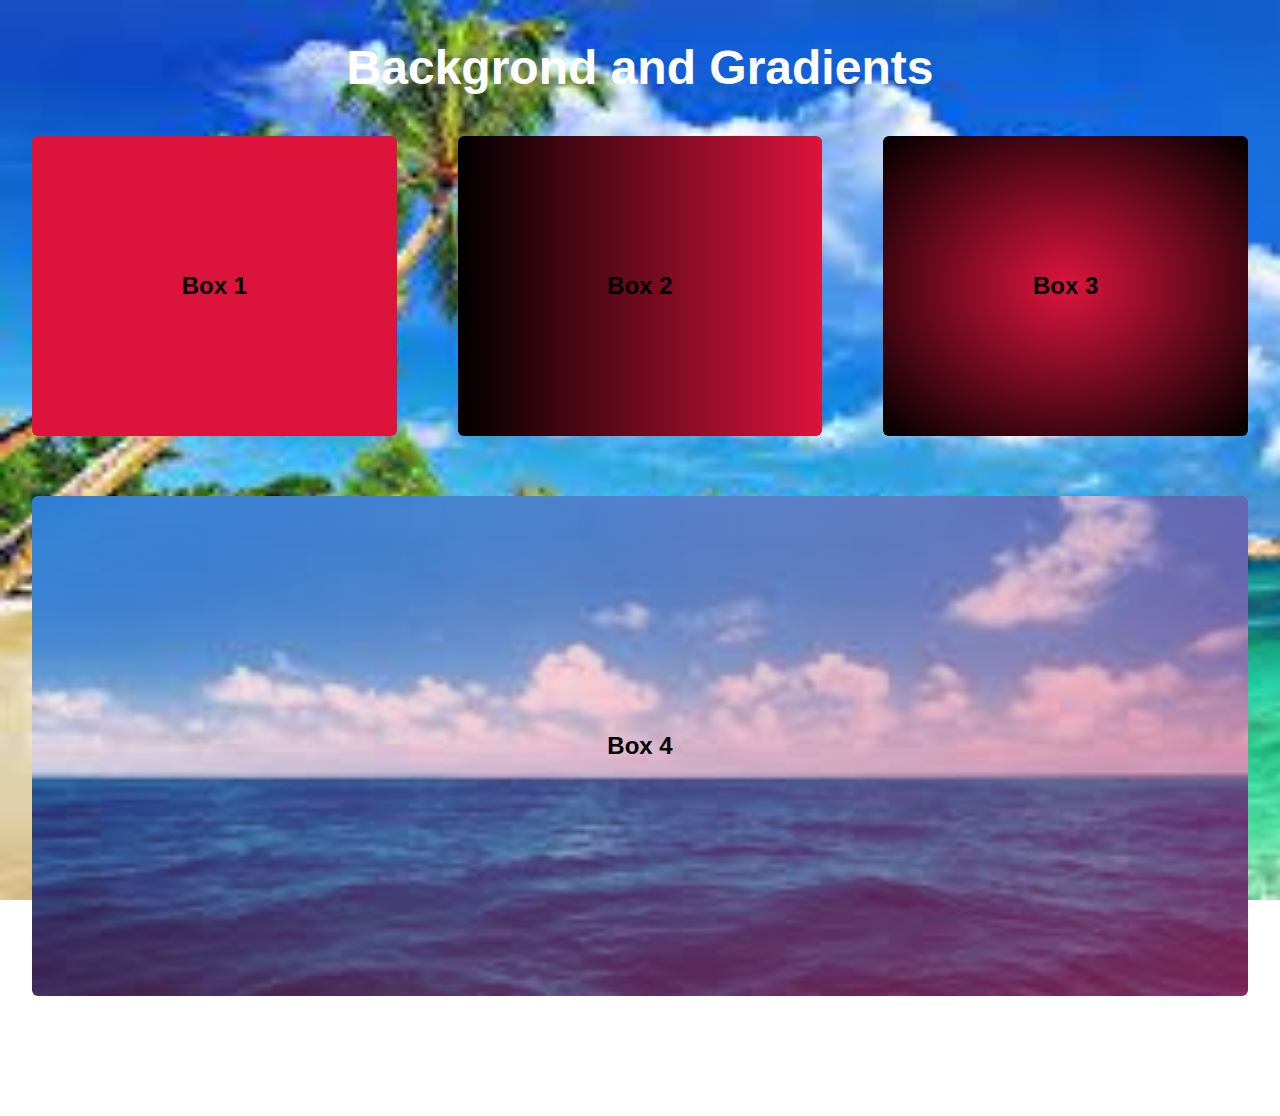
<file: block-BHaabu/index.html>
<!DOCTYPE html>
<html lang="en">
<head>
    <meta charset="UTF-8">
    <meta name="viewport" content="width=device-width, initial-scale=1.0">
    <title>Background and Gradient Assignment 1</title>
    <link rel="stylesheet" href="style.css" />
</head>
<body>
    <header class="header">
        <h1>Backgrond and Gradients</h1>
    </header>
    <main>
        <section>
            <div class="container flex">
                <div class="box box1 center">Box 1</div>
                <div class="box box2 center">Box 2</div>
                <div class="box box3 center">Box 3</div>
            </div>
        </section>
        <section class="sec2">
            <div class="container">
                <div class="box big-box center">Box 4</div>
            </div>
        </section>
    </main>
</body>
</html>
</file>
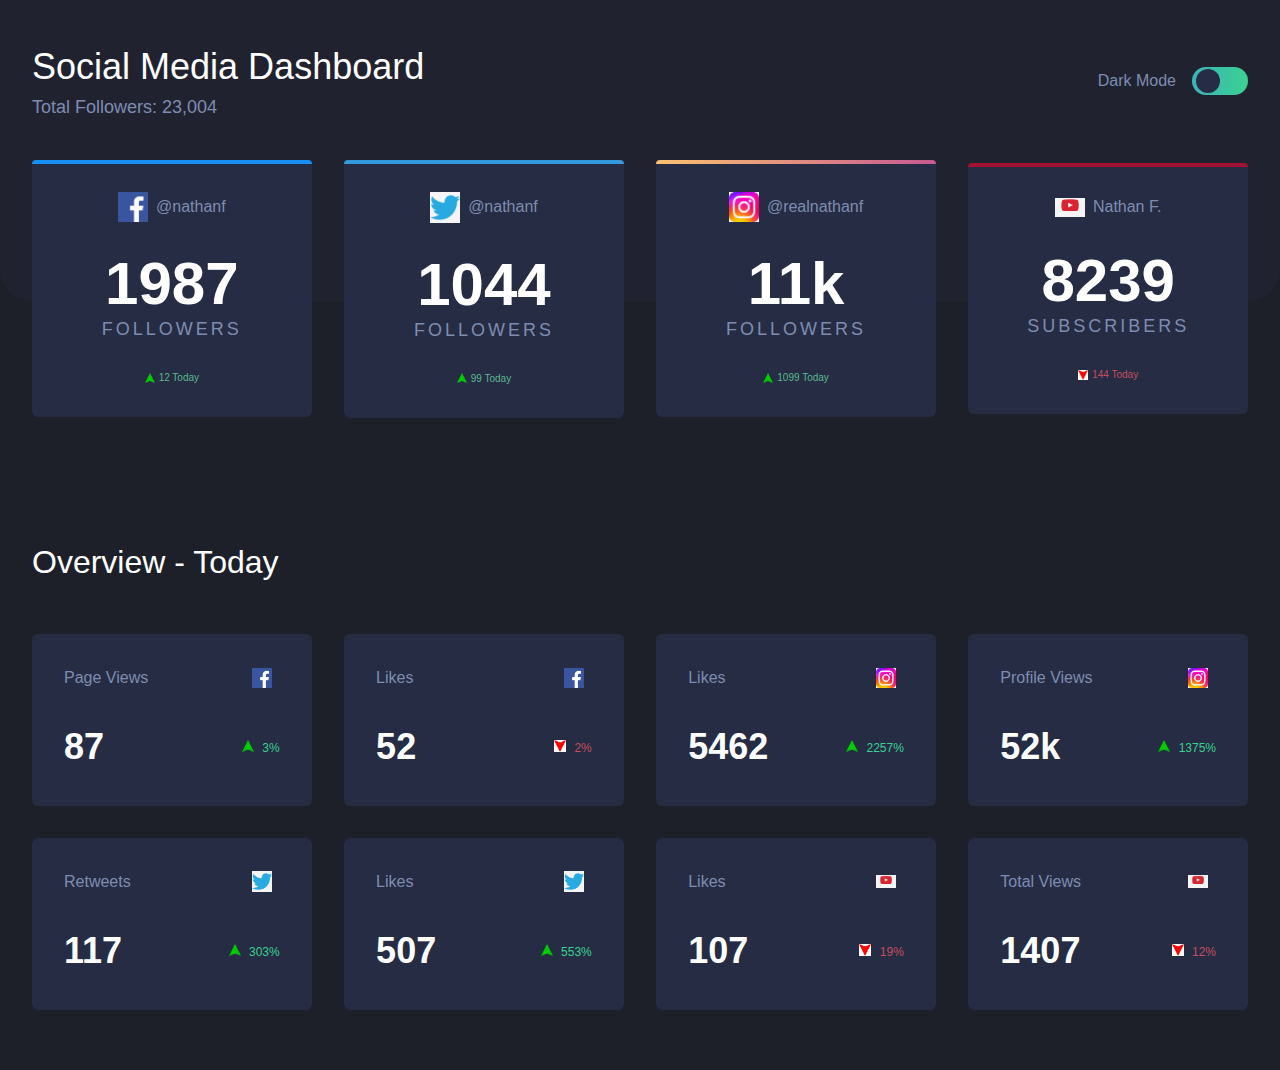
<file: block-BHaabv/index.html>
<!DOCTYPE html>
<html lang="en">
<head>
    <meta charset="UTF-8">
    <meta name="viewport" content="width=device-width, initial-scale=1.0">
    <title>Background and gradients Assignment 2</title>
    <link rel="stylesheet" href="style.css" />
</head>
<body>
    <header class="header">
        <div class="container flex">
            <div>
                <h1>Social Media Dashboard</h1>
                <h4>Total Followers: 23,004</h4>
            </div>
            <div class="btn-container flex">
                <span>Dark Mode</span>
                <div class="btn flex">
                    <div class="circle"></div>
                </div>
            </div>
        </div>
    </header>
    <main class="main">
        <section class="card-container">
            <div class="container flex">
                <div class="card card-fb">
                    <div class="border-top"></div>
                    <header class="flex center card-header">
                        <img src="fbicon.png" alt="" />
                        <p>@nathanf</p>
                    </header>
                    <div class="card-body">
                        <h2>1987</h2>
                        <p>Followers</p>
                    </div>
                    <footer class="card-footer flex center">
                        <img src="arrowup.png" alt="" />
                        <span>12 Today</span>
                    </footer>
                </div>
                <div class="card card-twitter">
                    <div class="border-top"></div>
                    <header class="flex center card-header">
                        <img src="twitter.png" alt="" />
                        <p>@nathanf</p>
                    </header>
                    <div class="card-body">
                        <h2>1044</h2>
                        <p>Followers</p>
                    </div>
                    <footer class="card-footer flex center">
                        <img src="arrowup.png" alt="" />
                        <span>99 Today</span>
                    </footer>
                </div>
                <div class="card card-insta">
                    <div class="border-top"></div>
                    <header class="flex center card-header">
                        <img src="insta.jpg" alt="" />
                        <p>@realnathanf</p>
                    </header>
                    <div class="card-body">
                        <h2>11k</h2>
                        <p>Followers</p>
                    </div>
                    <footer class="card-footer flex center">
                        <img src="arrowup.png" alt="" />
                        <span>1099 Today</span>
                    </footer>
                </div>
                <div class="card card-youtube">
                    <div class="border-top"></div>
                    <header class="flex center card-header">
                        <img src="youtube.png" alt="" />
                        <p>Nathan F.</p>
                    </header>
                    <div class="card-body">
                        <h2>8239</h2>
                        <p>Subscribers</p>
                    </div>
                    <footer class="card-footer flex center">
                        <img src="arrowdown.png" alt="" />
                        <span class="down">144 Today</span>
                    </footer>
                </div>
            </div>
        </section>
        <section class="overview card-container">
            <div class="container">
                <h2>Overview - Today</h2>
                <div class="flex wrap">
                    <div class="card overview-card">
                        <header class="card-header flex">
                            <h4>Page Views</h4>
                            <img src="fbicon.png" alt="" />
                        </header>
                        <div class="flex">
                            <h3>87</h3>
                            <div>
                                <img class="up" src="arrowup.png" alt="" />
                                <span>3%</span>
                            </div>
                        </div>
                    </div>
    
                    <div class="card overview-card">
                        <header class="card-header flex">
                            <h4>Likes</h4>
                            <img src="fbicon.png" alt="" />
                        </header>
                        <div class="flex">
                            <h3>52</h3>
                            <div>
                                <img class="up" src="arrowdown.png" alt="" />
                                <span class="down">2%</span>
                            </div>
                        </div>
                    </div>
                    <div class="card overview-card">
                        <header class="card-header flex">
                            <h4>Likes</h4>
                            <img src="insta.jpg" alt="" />
                        </header>
                        <div class="flex">
                            <h3>5462</h3>
                            <div>
                                <img class="up" src="arrowup.png" alt="" />
                                <span>2257%</span>
                            </div>
                        </div>
                    </div>
                    <div class="card overview-card">
                        <header class="card-header flex">
                            <h4>Profile Views</h4>
                            <img src="insta.jpg" alt="" />
                        </header>
                        <div class="flex">
                            <h3>52k</h3>
                            <div>
                                <img class="up" src="arrowup.png" alt="" />
                                <span>1375%</span>
                            </div>
                        </div>
                    </div>
                    <div class="card overview-card">
                        <header class="card-header flex">
                            <h4>Retweets</h4>
                            <img src="twitter.png" alt="" />
                        </header>
                        <div class="flex">
                            <h3>117</h3>
                            <div>
                                <img class="up" src="arrowup.png" alt="" />
                                <span>303%</span>
                            </div>
                        </div>
                    </div>
                    <div class="card overview-card">
                        <header class="card-header flex">
                            <h4>Likes</h4>
                            <img src="twitter.png" alt="" />
                        </header>
                        <div class="flex">
                            <h3>507</h3>
                            <div>
                                <img class="up" src="arrowup.png" alt="" />
                                <span>553%</span>
                            </div>
                        </div>
                    </div>
                    <div class="card overview-card">
                        <header class="card-header flex">
                            <h4>Likes</h4>
                            <img src="youtube.png" alt="" />
                        </header>
                        <div class="flex">
                            <h3>107</h3>
                            <div>
                                <img class="up" src="arrowdown.png" alt="" />
                                <span class="down">19%</span>
                            </div>
                        </div>
                    </div>
                    <div class="card overview-card">
                        <header class="card-header flex">
                            <h4>Total Views</h4>
                            <img src="youtube.png" alt="" />
                        </header>
                        <div class="flex">
                            <h3>1407</h3>
                            <div>
                                <img class="up" src="arrowdown.png" alt="" />
                                <span class="down">12%</span>
                            </div>
                        </div>
                    </div>
                </div>
            </div>
        </section>
    </main>
</body>
</html>
</file>
<file: block-BHaabu/style.css>
/* http://meyerweb.com/eric/tools/css/reset/ 
   v2.0 | 20110126
   License: none (public domain)
*/

html, body, div, span, applet, object, iframe,
h1, h2, h3, h4, h5, h6, p, blockquote, pre,
a, abbr, acronym, address, big, cite, code,
del, dfn, em, img, ins, kbd, q, s, samp,
small, strike, strong, sub, sup, tt, var,
b, u, i, center,
dl, dt, dd, ol, ul, li,
fieldset, form, label, legend,
table, caption, tbody, tfoot, thead, tr, th, td,
article, aside, canvas, details, embed, 
figure, figcaption, footer, header, hgroup, 
menu, nav, output, ruby, section, summary,
time, mark, audio, video {
	margin: 0;
	padding: 0;
	border: 0;
	font-size: 100%;
	font: inherit;
	vertical-align: baseline;
}
/* HTML5 display-role reset for older browsers */
article, aside, details, figcaption, figure, 
footer, header, hgroup, menu, nav, section {
	display: block;
}
body {
	line-height: 1;
}
ol, ul {
	list-style: none;
}
blockquote, q {
	quotes: none;
}
blockquote:before, blockquote:after,
q:before, q:after {
	content: '';
	content: none;
}
table {
	border-collapse: collapse;
	border-spacing: 0;
}

/* Custom Styles */

*, *::before, *::after {
    box-sizing: border-box;
}

body {
    line-height: 1.5;
    font-size: 16px;
    font-family: "Roboto", sans-serif;
    background: url("sea.jpg") no-repeat;
    background-size: cover;
    padding-bottom: 120px;
    background-attachment: fixed;
}

.container {
    max-width: 1370px;
    margin: 0 auto;
    padding: 0 32px;
}

.flex {
    display: flex;
    justify-content: space-between;
    align-items: center;
}

.center {
    display: flex;
    justify-content: center;
    align-items: center;
}

.header {
    text-align: center;
    padding: 32px 0;
}

h1 {
    font-size: 48px;
    font-weight: 700;
    color: #ffffff;
}

.box {
    width: 30%;
    height: 300px;
    background-color: #ffffff;
    border-radius: 6px;
    font-size: 24px;
    font-weight: 600;
}

.box1 {
    background-color: crimson;
}

.box2 {
    background: linear-gradient(to right, #000, crimson);
}

.box3 {
    background: radial-gradient(crimson, #000);
}

.sec2 {
    margin-top: 60px;
}

.big-box {
    width: 100%;
    height: 500px;
    background: linear-gradient(to right bottom, transparent, rgba(237, 20, 62, 0.5)), url(sea2.jpg) 50% 50% no-repeat;
    background-size: cover;
}
</file>
<file: block-BHaabv/style.css>
/* http://meyerweb.com/eric/tools/css/reset/ 
   v2.0 | 20110126
   License: none (public domain)
*/

html, body, div, span, applet, object, iframe,
h1, h2, h3, h4, h5, h6, p, blockquote, pre,
a, abbr, acronym, address, big, cite, code,
del, dfn, em, img, ins, kbd, q, s, samp,
small, strike, strong, sub, sup, tt, var,
b, u, i, center,
dl, dt, dd, ol, ul, li,
fieldset, form, label, legend,
table, caption, tbody, tfoot, thead, tr, th, td,
article, aside, canvas, details, embed, 
figure, figcaption, footer, header, hgroup, 
menu, nav, output, ruby, section, summary,
time, mark, audio, video {
	margin: 0;
	padding: 0;
	border: 0;
	font-size: 100%;
	font: inherit;
	vertical-align: baseline;
}
/* HTML5 display-role reset for older browsers */
article, aside, details, figcaption, figure, 
footer, header, hgroup, menu, nav, section {
	display: block;
}
body {
	line-height: 1;
}
ol, ul {
	list-style: none;
}
blockquote, q {
	quotes: none;
}
blockquote:before, blockquote:after,
q:before, q:after {
	content: '';
	content: none;
}
table {
	border-collapse: collapse;
	border-spacing: 0;
}

/* Custom Styles */

*, *::before, *::after {
    box-sizing: border-box;
}

body {
    line-height: 1.5;
    font-size: 16px;
    font-family: "Roboto", sans-serif;
    background-color: #1D2029;
    color: #ffffff;
}

.container {
    max-width: 1370px;
    margin: 0 auto;
    padding: 0 32px;
}

.flex {
    display: flex;
    justify-content: space-between;
    align-items: center;
}

.center {
    justify-content: center;
    align-items: center;
}

.wrap {
    flex-wrap: wrap;
}

.header {
    padding: 40px 0;
    background-color: #20232f;
    padding-bottom: 180px;
    position: absolute;
    width: 100%;
    top: 0;
    border-bottom-left-radius: 32px;
    border-bottom-right-radius: 32px;
}

.header h1 {
    font-size: 36px;
}

.header h4 {
    font-size: 18px;
    color: #7f8cb2;
}

.btn-container span {
    color: #7f8cb2;
}

.btn {
    width: 56px;
    height: 28px;
    border-radius: 20px;
    background: linear-gradient(to right, #3db2b9, #3bd192);
    margin-left: 16px;
    padding-left: 4px;
}

.circle {
    width: 24px;
    height: 24px;
    background-color: #262c45;
    border-radius: 50%;
}

.main {
    margin-top: 100px;
}

.card-container {
    padding: 60px 0;
}

.card {
    background-color: #252C43;
    padding: 32px;
    text-align: center;
    width: 23%;
    color: #7f8cb2;
    position: relative;
    border-radius: 6px;
}

.card img {
    margin-right: 8px;
}

.card-header img {
    width: 30px;
}

.card h2 {
    font-size: 60px;
    color: #ffffff;
    font-weight: 700;
    line-height: 1;
}

.card-body {
    padding: 32px 0;
}

.card-body p{
    text-transform: uppercase;
    letter-spacing: 3px;
    font-size: 18px;
    font-weight: 300;
    line-height: 1;
    margin-top: 6px;
}

.card-footer img {
    margin-right: 4px;
    width: 10px;
}

.card-footer span {
    color: #5bb891;
    font-size: 10px;
}

.border-top {
    width: 100%;
    height: 4px;
    background-color: #188FF5;
    position: absolute;
    left: 0;
    right: 0;
    top: 0;
    border-top-left-radius: 6px;
    border-top-right-radius: 6px;
}

.card-twitter .border-top {
    background-color: #349adc;
}

.card-insta .border-top {
    background: linear-gradient(to right, #fac26f, #c75992);
}

.card-youtube .border-top {
    background-color: #a21233;
}

.card-footer .down {
    color: #C34F5F;
}

.overview h2 {
    font-size: 32px;
    margin-bottom: 16px;
}

.overview-card {
    margin-top: 32px;
}

.overview-card .card-header {
    margin-bottom: 30px;
}

.overview-card img {
    width: 20px;
}

.overview-card h3 {
    font-size: 36px;
    color: #ffffff;
    font-weight: 700;
}

.overview-card span {
    font-size: 12px;
    color: #3bd192;
}

.overview-card .up {
    width: 12px;
    margin-right: 4px;
}

.overview-card .down {
    color: #C34F5F;
}
</file>
